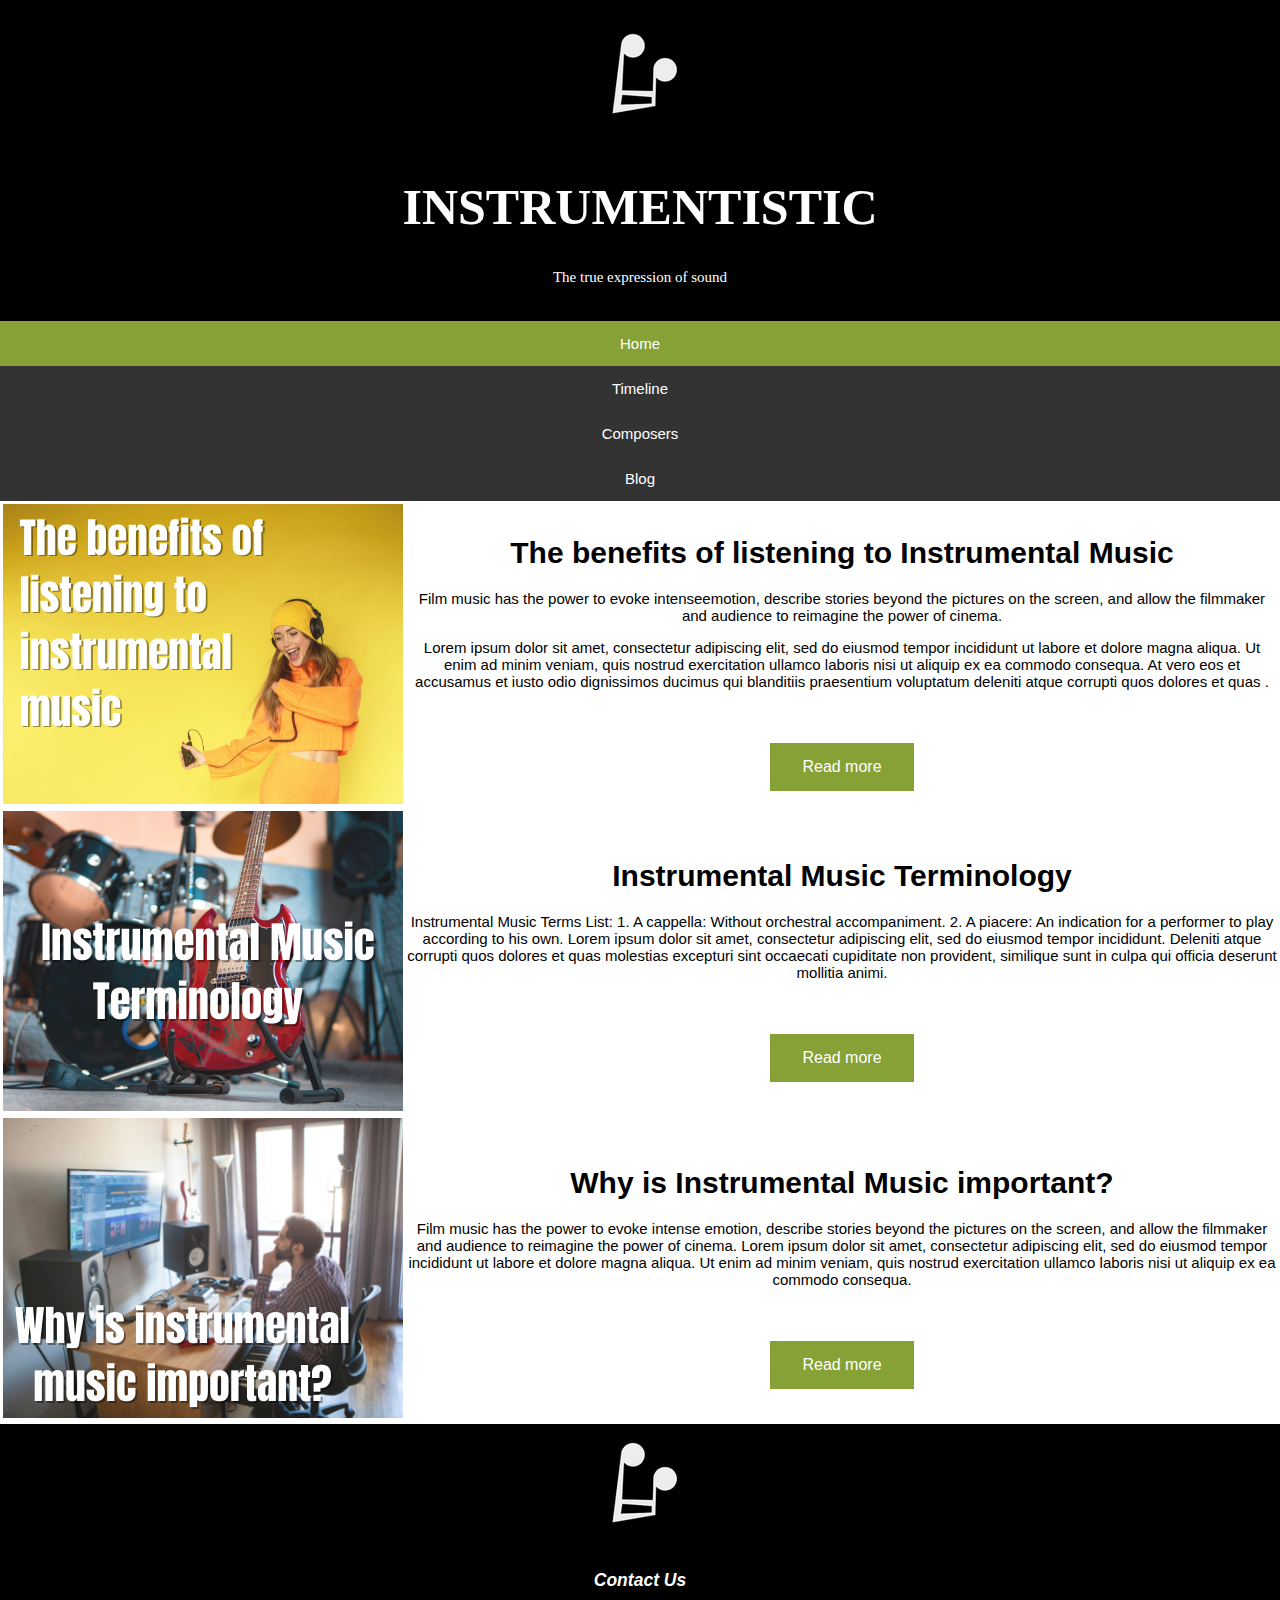
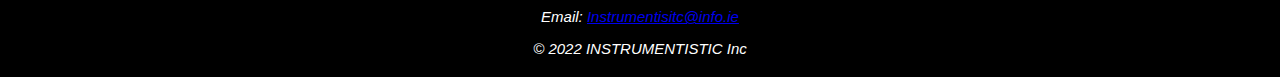
<file: Blog.html>
<!DOCTYPE html>
<html>
<head>

  <meta charset="UTF-8">
  <meta name="description" content="Instrumentisitc dedicated to educating people on instrumental music and showing apperication on the history of instrumental music in the film industry and the composers of 21st century">
  <meta name="keywords" content="Composers, Film Music, Scores, Instrumental">
  <meta name="author" content="Megan Sutherland">
  <meta name="viewport" content="width=device-width, initial-scale=1.0">

<title>Instrumentistic Blog</title>
<link href="css.css" rel="stylesheet" type="text/css"/>
<link rel="shortcut icon" href="logo.ico"</>
<a href="logo.ico" class="logo"></a>
<div class="header">
<img src= "sl.png" alt= "">
<h1>INSTRUMENTISTIC</h1>
<p>The true expression of sound</p>
</div>

<style>
.button {
  background-color: #86A135;
  border: none;
  color: white;
  padding: 15px 32px;
  text-align: center;
  text-decoration: none;
  display: inline-block;
  font-size: 16px;
  margin: 4px 2px;
  cursor: pointer;
}

</style>
</head>

<body>
<ul>
  <li><a class="active" href="index.html">Home</a></li>
  <li><a href="timeline.html">Timeline</a></li>
  <li><a href="Composers.html">Composers</a></li>
  <li><a href="blog.html">Blog</a></li>
</ul>

<table>
    <tr>
        <td><img src="b1.png"></td>
        <td><h1> The benefits of listening to Instrumental Music</h1> 
<p>Film music has the power to evoke intenseemotion, describe stories beyond the pictures on the screen, and allow the filmmaker and audience to reimagine the power of cinema.</p>
Lorem ipsum dolor sit amet, consectetur adipiscing elit, sed do eiusmod tempor
incididunt ut labore et dolore magna aliqua. Ut enim ad minim veniam, quis nostrud exercitation ullamco laboris nisi ut aliquip ex ea commodo consequa. At vero eos et accusamus et iusto odio dignissimos ducimus qui blanditiis praesentium voluptatum deleniti atque corrupti quos dolores et quas 
.</p> 
<br> 
<br> 
<a href="https://www.dana.org/grant/effects-of-instrumental-music-training-on-brain-and-cognitive-development-in-young-children-a-longitudinal-study/" class="button">Read more</a>
 </td>

    </tr>
 <tr>
        <td><img src="b2.png"></td>
        <td><h1>Instrumental Music Terminology</h1>
<p>Instrumental Music Terms List: 1. A cappella: Without orchestral accompaniment. 2. A piacere: An indication for a performer to play according to his own. Lorem ipsum dolor sit amet, consectetur adipiscing elit, sed do eiusmod tempor
incididunt. Deleniti atque corrupti quos dolores et quas molestias excepturi sint occaecati cupiditate non provident, similique sunt in culpa qui officia deserunt mollitia animi.</p>
<br> <br> <a href="https://www.classicfm.com/discover-music/musical-italian-terms/" class="button">Read more</a>
</td>
    </tr>
<tr>
        <td><img src="b3.png"></td>
        <td><h1>Why is Instrumental Music important?</h1>
<p>Film music has the power to evoke intense emotion, describe stories beyond the pictures on the screen, and allow the filmmaker and
audience to reimagine the power of cinema. Lorem ipsum dolor sit amet, consectetur adipiscing elit, sed do eiusmod tempor incididunt ut labore et dolore magna aliqua. Ut
enim ad minim veniam, quis nostrud exercitation ullamco laboris nisi ut aliquip ex ea commodo consequa.</p>
<br> <br> <a href="https://digitalcommons.library.umaine.edu/cgi/viewcontent.cgi?article=1022&context=honors#:~:text=Through%20the%20studying%20of%20instrumental,the%20longer%20they%20study%20music." class="button">Read more</a>
</td>
    </tr>
</table>

<footer>
          <div class="content">
            <img src="sl.png" >
    </div>
<div>
       <h3>Contact Us</h3>
       <label>Email:</label>
          <a href="mailto: insertemailhere@xyz.com?subject=Mail" target="_blank">Instrumentisitc@info.ie</a>
    </div>

<p>© 2022 INSTRUMENTISTIC Inc</p>
</footer>
</body>
</html>
</file>
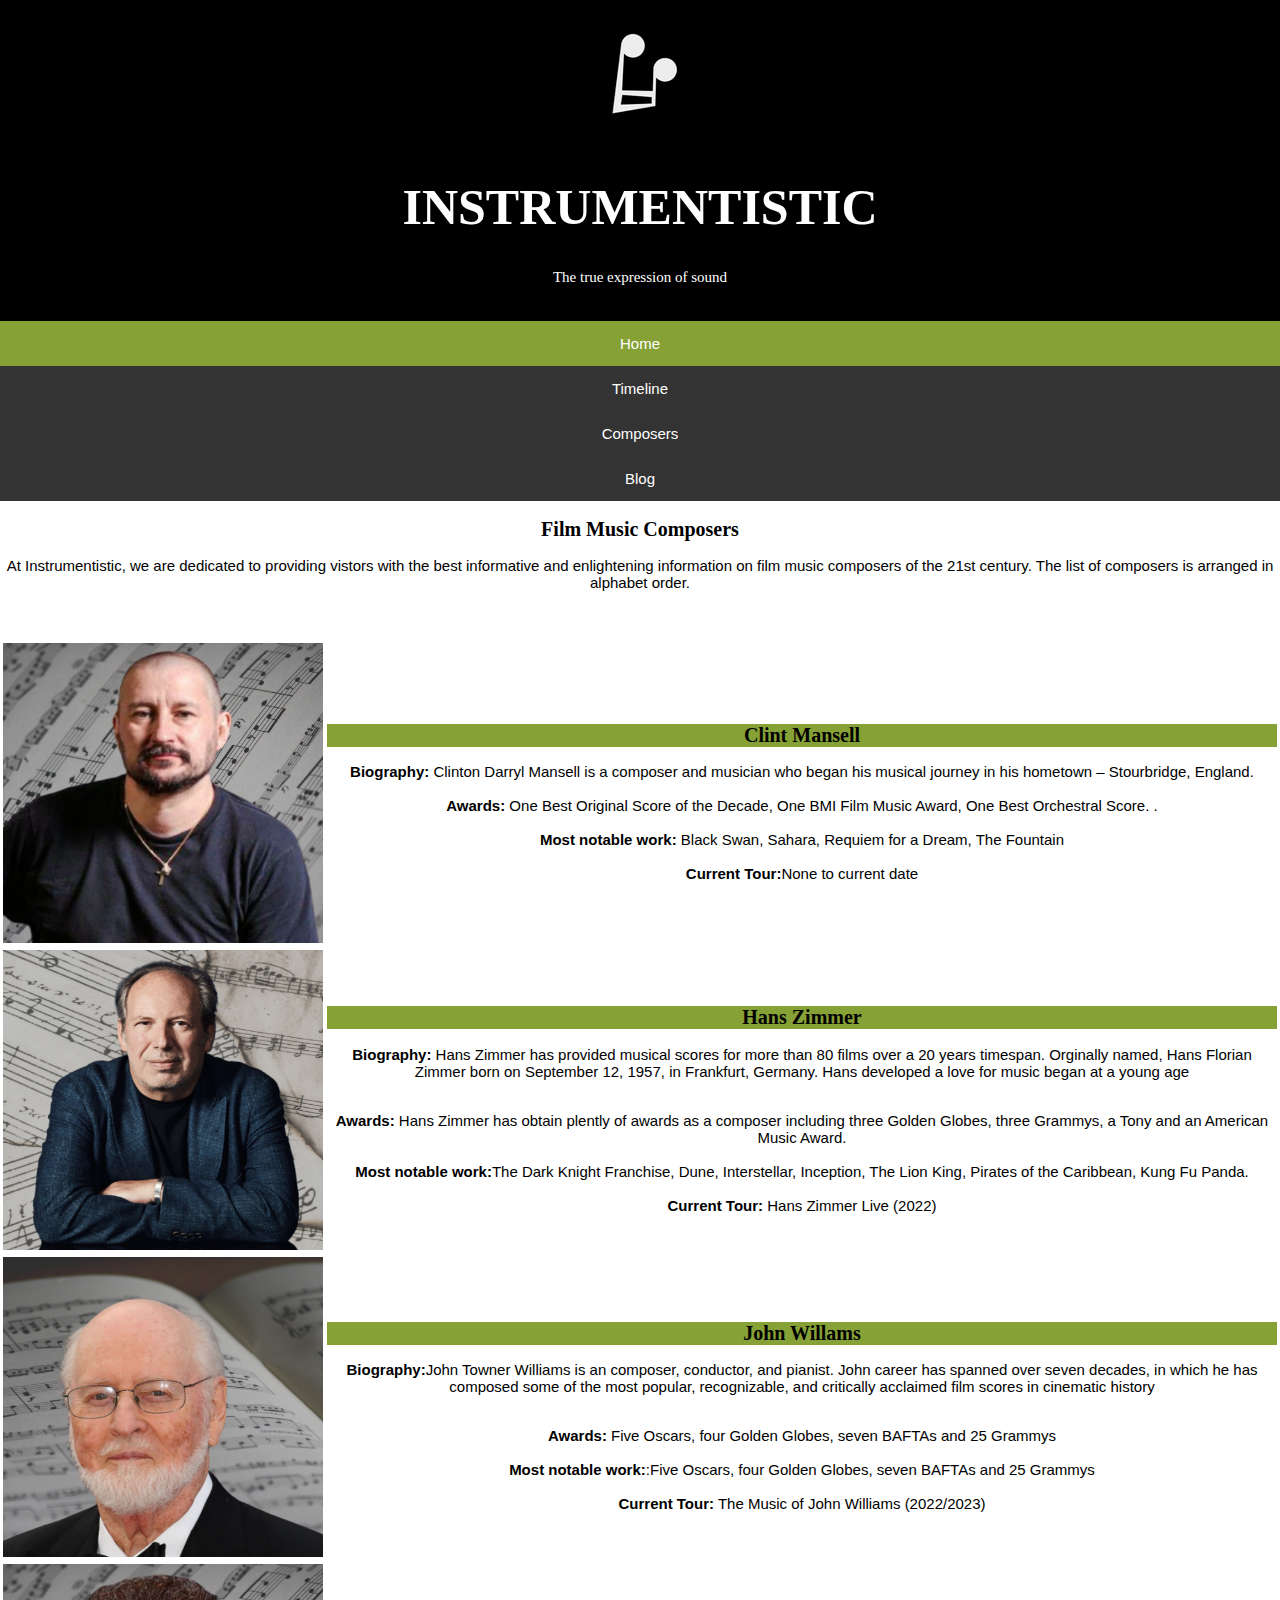
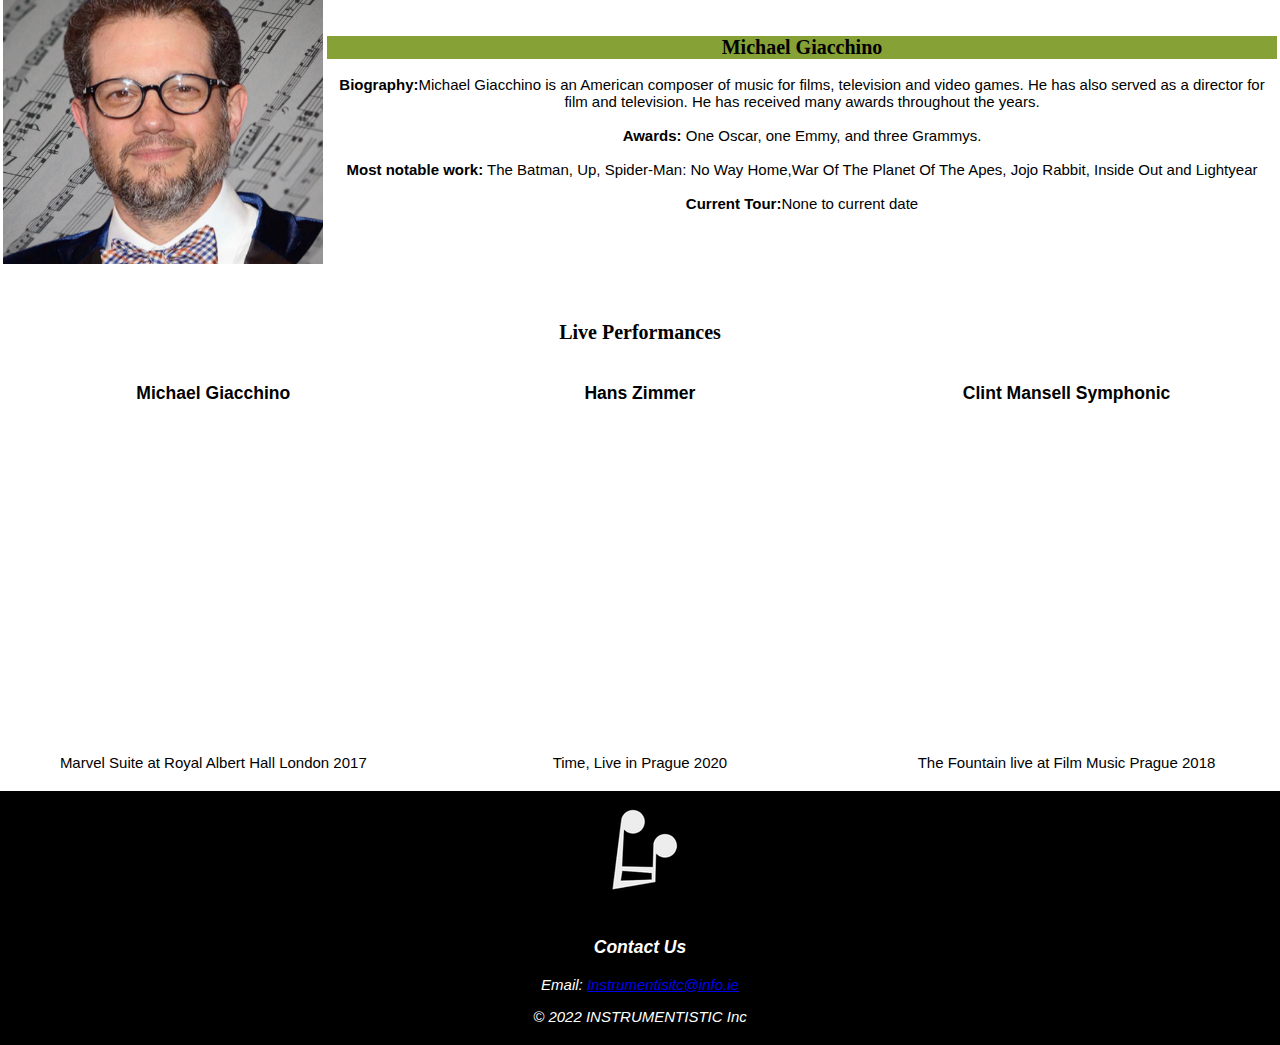
<file: Composers.html>
<!DOCTYPE html>
<html>
<head>
  <meta charset="UTF-8">
  <meta name="description" content="Instrumentisitc dedicated to educating people on instrumental music and showing apperication on the history of instrumental music in the film industry and the composers of 21st century">
  <meta name="keywords" content="Composers, Film Music, Scores, Instrumental">
  <meta name="author" content="Megan Sutherland">
  <meta name="viewport" content="width=device-width, initial-scale=1.0">

<title>Instrumentistic Composers</title>
<link href="css.css" rel="stylesheet" type="text/css"/>

<link rel="shortcut icon" href="logo.ico"</>
<a href="logo.ico" class="logo"></a>
<div class="header">
<img src= "sl.png" alt= "">
<h1>INSTRUMENTISTIC</h1>
<p>The true expression of sound</p>
</div>
<style>

* {
  box-sizing: border-box;
}

.column {
  float: left;
  width: 33.33%;
  padding: 5px;
}

.row::after {
  content: "";
  clear: both;
  display: table;
}

h2 {
  text-align: center;
  color: black;
  font-family: anton;
  font-size: 20px;
h3 {
  text-align: center;
  color: black;
  font-family: anton;
  font-size: 15px;

</style>


</head>
<body>
<ul>
  <li><a class="active" href="index.html">Home</a></li>
  <li><a href="timeline.html">Timeline</a></li>
  <li><a href="Composers.html">Composers</a></li>
  <li><a href="blog.html">Blog</a></li>
</ul>


<h2>Film Music Composers</h2>
<p> At Instrumentistic, we are dedicated to providing vistors with the best informative and enlightening information on film music composers of the 21st century. The list of composers is arranged in alphabet order.</p>


<table>
<tr>
        <td><img src='c4.png' width="320" height="300" alt=''></td>
        <td><h2 style="background-color:#86A135;">Clint Mansell</h2>
<b>Biography:</b> Clinton Darryl Mansell is a composer and musician who began his musical journey in his hometown – Stourbridge, England. 
<br><br><b>Awards:</b> One Best Original Score of the Decade, One BMI Film Music Award, One Best Orchestral Score. .
<br><br><b>Most notable work:</b> Black Swan, Sahara, Requiem for a Dream, The Fountain
<br><br><b>Current Tour:</b>None to current date
</td>
    </tr>
    <tr>
        <td><img src='c.png' width="320" height="300" alt=''></td>
        <td><h2 style="background-color:#86A135;">Hans Zimmer </h2>
<p><b>Biography:</b> Hans Zimmer has provided musical scores for more than 80 films over a 20 years timespan. Orginally named, Hans Florian Zimmer born on September 12, 1957, in Frankfurt, Germany. Hans developed a love for music began at a young age <br></p>
<br><b>Awards:</b> Hans Zimmer has obtain plently of awards as a composer including three Golden Globes, three Grammys, a Tony and an American Music Award.<br>
<br><b>Most notable work:</b>The Dark Knight Franchise, Dune, Interstellar, Inception, The Lion King, Pirates of the Caribbean, Kung Fu Panda.<br>
<br><b>Current Tour:</b> Hans Zimmer Live (2022)</td>
    </tr>
<br>
<br>
 <tr>
        <td><img src='c3.png' width="320" height="300" alt=''></td>
        <td><h2 style="background-color:#86A135;"> John Willams </h2>
<p><b>Biography:</b>John Towner Williams is an composer, conductor, and pianist. John career has spanned over seven decades, in which he has composed some of the most popular, recognizable, and critically acclaimed film scores in cinematic history</p>
<br><b>Awards:</b> Five Oscars, four Golden Globes, seven BAFTAs and 25 Grammys<br>
<br><b>Most notable work:</b>:Five Oscars, four Golden Globes, seven BAFTAs and 25 Grammys<br>
<br><b>Current Tour:</b>  The Music of John Williams (2022/2023)</td>
   
</tr>

<tr>
        <td><img src='c2.png' width="320" height="300" alt=''></td>
        <td><h2 style="background-color:#86A135;"> Michael Giacchino </h2>
<b>Biography:</b>Michael Giacchino is an American composer of music for films, television and video games. He has also served as a director for film and television. He has received many awards throughout the years. 
<br><br><b>Awards:</b> One Oscar, one Emmy, and three Grammys.
<br><br><b>Most notable work:</b> The Batman, Up, Spider-Man: No Way Home,War Of The Planet Of The Apes, Jojo Rabbit, Inside Out and Lightyear
<br><br><b>Current Tour:</b>None to current date
</td>
    </tr>

</table>
<br>
<br>

<h2>Live Performances </h2>

<div class="row">
  <div class="column">
<h3>Michael Giacchino</h3>
<iframe width="420" height="315" src="https://www.youtube.com/embed/v=qQZHq340aGM&ab_channel=SafaV4" frameborder="0" allowfullscreen></iframe> 
<p>Marvel Suite at Royal Albert Hall London 2017</p>
</div>


<div class="column">
<h3>Hans Zimmer</h3>
<iframe width="420" height="315" src="https://www.youtube.com/embed/v=va1oiojnGrA&ab_channel=DamienPetit" frameborder="0" allowfullscreen></iframe>
<p> Time, Live in Prague 2020 </p>
</div>


<div class="column">
<h3>Clint Mansell Symphonic</h3>

<iframe width="420" height="315" src="https://www.youtube.com/embed/v=04Fea6JVHo4&ab_channel=RDM_BCK" frameborder="0" allowfullscreen></iframe>
<p>The Fountain live at Film Music Prague 2018</p>
</div>
</div>



<footer>
<div class="content">
<img src="sl.png" >
</div>
<div>
<h3>Contact Us</h3>
<label>Email:</label>
<a href="mailto: insertemailhere@xyz.com?subject=Mail" target="_blank">Instrumentisitc@info.ie</a>
</div>
<p>© 2022 INSTRUMENTISTIC Inc</p>
</footer>


</body>
</html>
</file>
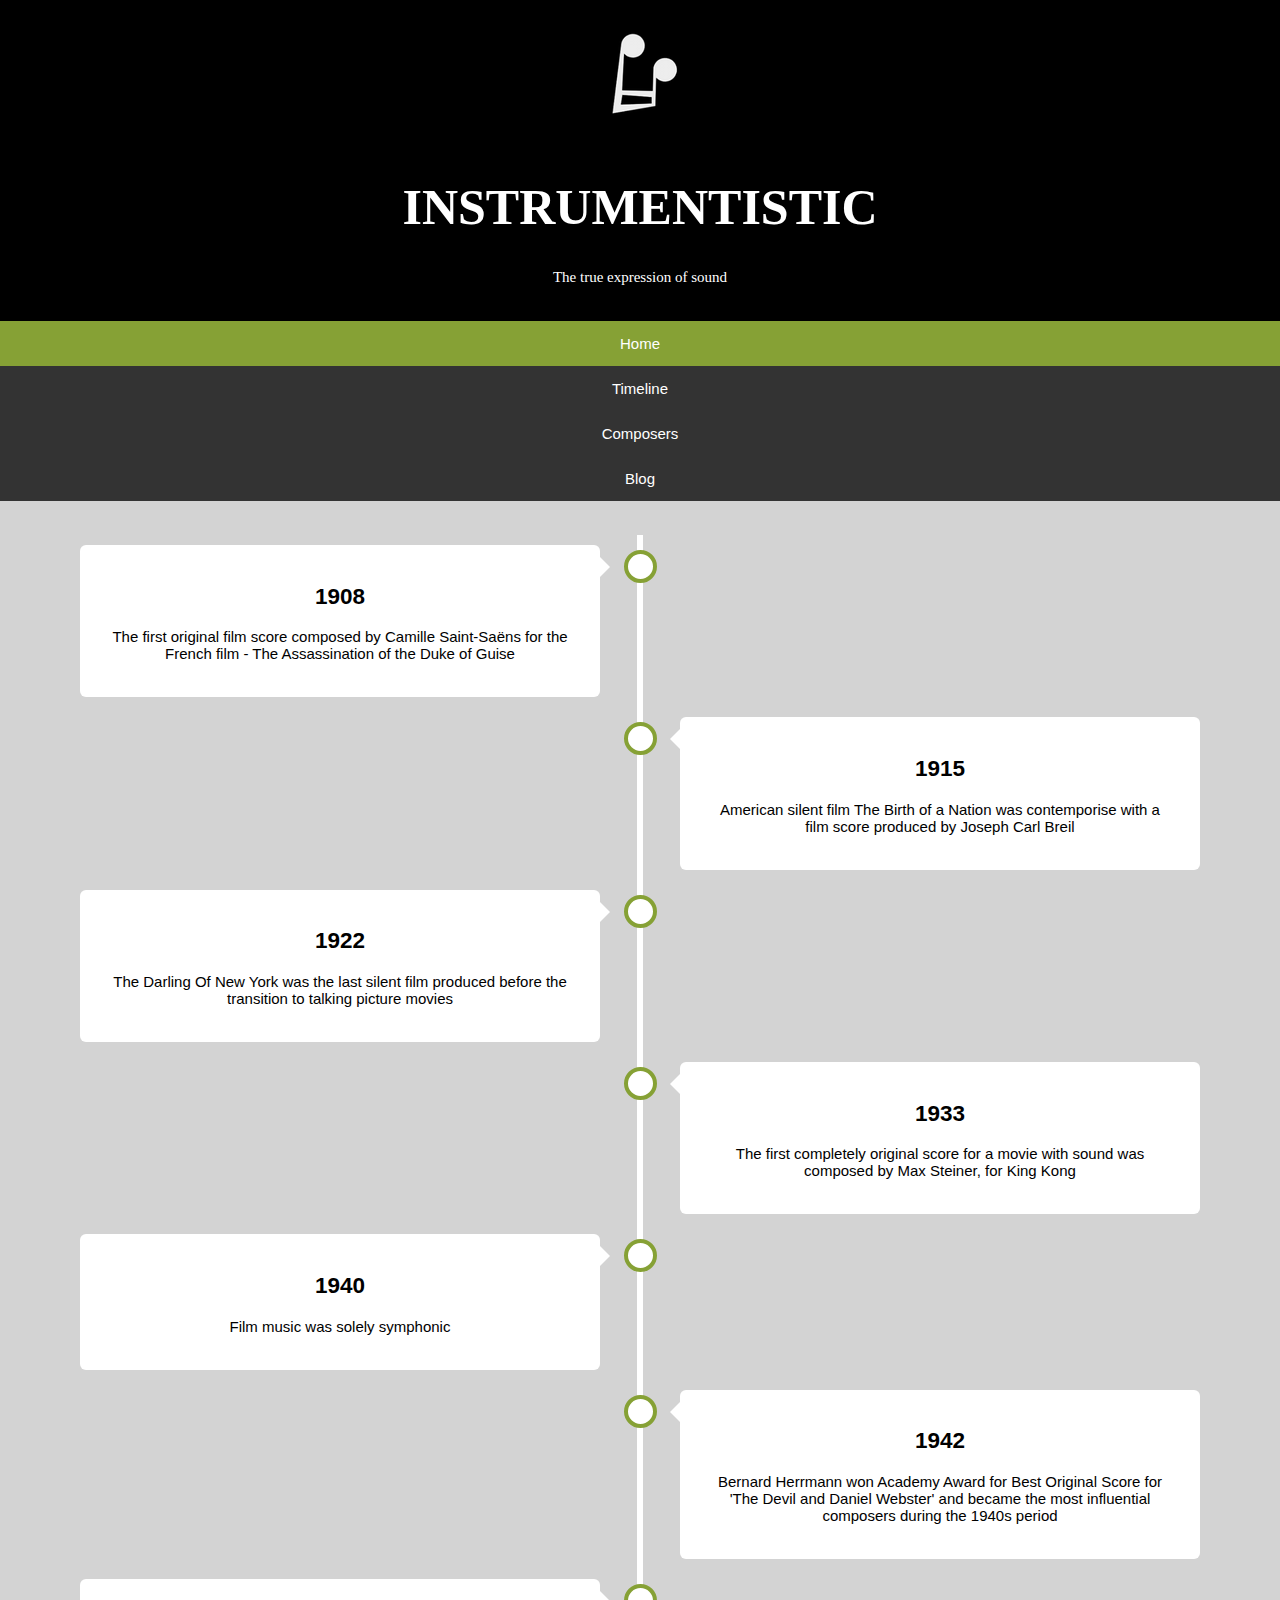
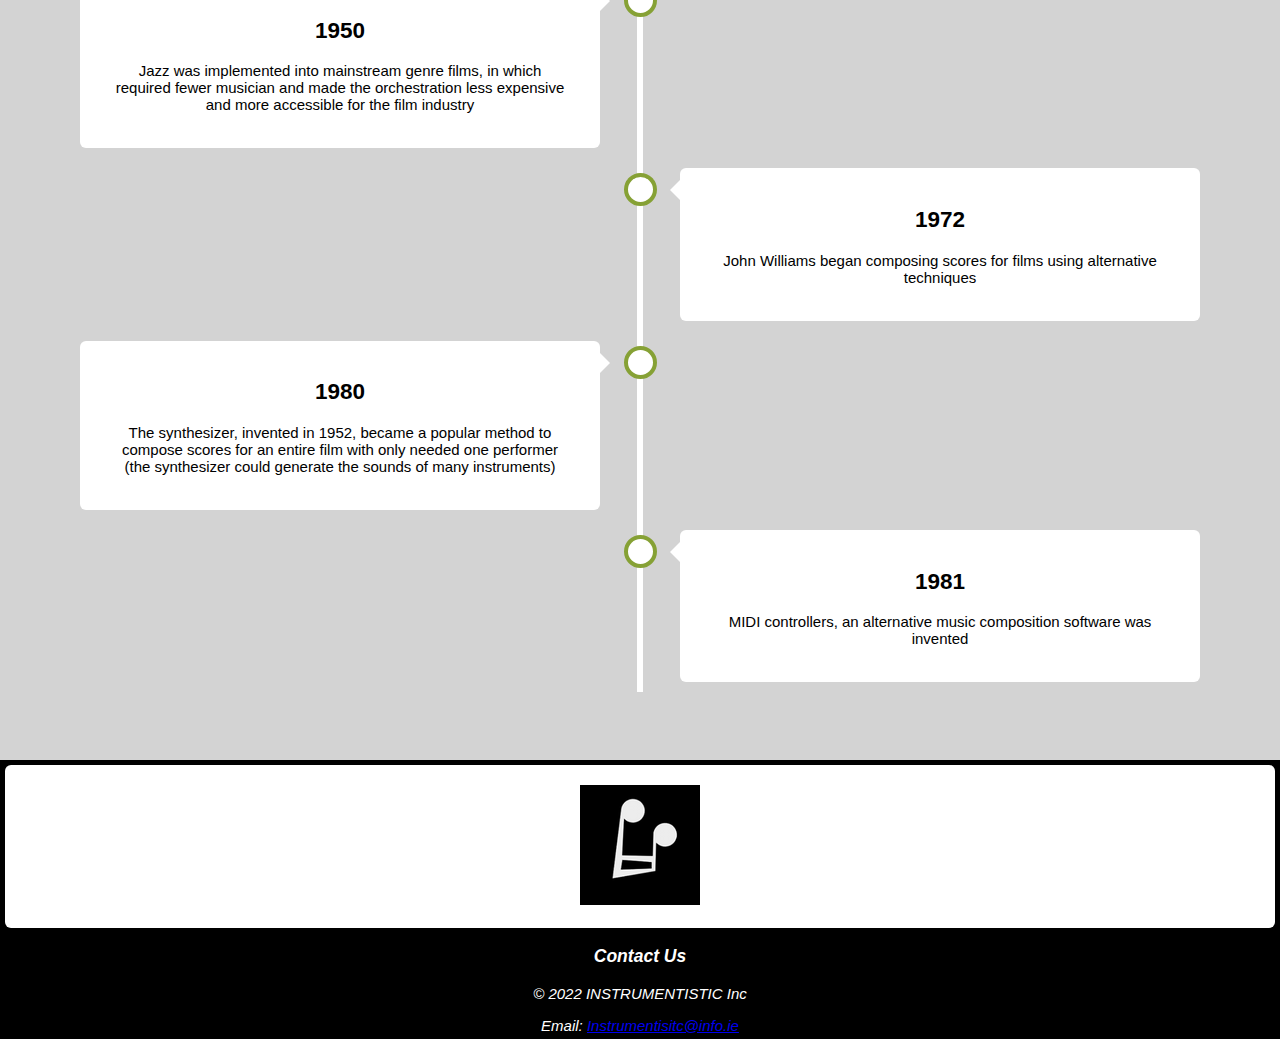
<file: Timeline.html>
<!DOCTYPE html>
<html>
<head>
  <meta charset="UTF-8">
  <meta name="description" content="Instrumentisitc dedicated to educating people on instrumental music and showing apperication on the history of instrumental music in the film industry and the composers of 21st century">
  <meta name="keywords" content="Composers, Film Music, Scores, Instrumental">
  <meta name="author" content="Megan Sutherland">
  <meta name="viewport" content="width=device-width, initial-scale=1.0">



<title>Instrumentistic Timeline</title>
<link href="css.css" rel="stylesheet" type="text/css"/>
<link rel="shortcut icon" href="logo.ico"</>
<a href="logo.ico" class="logo"></a>
<div class="header">
<img src= "sl.png" alt= "">
<h1>INSTRUMENTISTIC</h1>
<p>The true expression of sound</p>
</div>



<style>

* {
  box-sizing: border-box;
}

body {
  background-color: #D3D3D3;
  font-family: arial;
}
.timeline {
  position: relative;
  max-width: 1200px;
  margin: 0 auto;
}

.timeline::after {
  content: '';
  position: absolute;
  width: 6px;
  background-color: white;
  top: 0;
  bottom: 0;
  left: 50%;
  margin-left: -3px;
}

.container {
  padding: 10px 40px;
  position: relative;
  background-color: inherit;
  width: 50%;
}

.container::after {
  content: '';
  position: absolute;
  width: 25px;
  height: 25px;
  right: -17px;
  background-color: white;
  border: 4px solid #86A135;
  top: 15px;
  border-radius: 50%;
  z-index: 1;
}

.left {
  left: 0;
}

.right {
  left: 50%;
}

.left::before {
  content: " ";
  height: 0;
  position: absolute;
  top: 22px;
  width: 0;
  z-index: 1;
  right: 30px;
  border: medium solid white;
  border-width: 10px 0 10px 10px;
  border-color: transparent transparent transparent white;
}

.right::before {
  content: " ";
  height: 0;
  position: absolute;
  top: 22px;
  width: 0;
  z-index: 1;
  left: 30px;
  border: medium solid white;
  border-width: 10px 10px 10px 0;
  border-color: transparent white transparent transparent;
}

.right::after {
  left: -16px;
}

.content {
  padding: 20px 30px;
  background-color: white;
  position: relative;
  border-radius: 6px;
}

@media screen and (max-width: 600px) {
  /* each timelime box go on the left and right */
  .timeline::after {
  left: 31px;
  }
  
  .container {
  width: 100%;
  padding-left: 70px;
  padding-right: 25px;
  }
  
  .container::before {
  left: 60px;
  border: medium solid white;
  border-width: 10px 10px 10px 0;
  border-color: transparent white transparent transparent;
  }

  .left::after, .right::after {
  left: 15px;
  }
  
  .right {
  left: 0%;
  }
}

</style>
</head>
<body>
<ul>
  <li><a class="active" href="index.html">Home</a></li>
  <li><a href="timeline.html">Timeline</a></li>
  <li><a href="Composers.html">Composers</a></li>
  <li><a href="blog.html">Blog</a></li>
</ul>
<br>
<br>
<div class="timeline">
  <div class="container left">
    <div class="content">
      <h2>1908</h2>
      <p>The first original film score composed by Camille Saint-Saëns for the French film - The Assassination of the Duke of Guise</p>
    </div>
  </div>
  <div class="container right">
    <div class="content">
      <h2>1915</h2>
      <p>American silent film The Birth of a Nation was  contemporise with a film score produced by Joseph Carl Breil</p>
    </div>
  </div>
  <div class="container left">
    <div class="content">
      <h2>1922</h2>
      <p>The Darling Of New York was the last silent film produced before the transition to talking picture movies   </p>
    </div>
  </div>
  <div class="container right">
    <div class="content">
      <h2>1933</h2>
      <p>The first completely original score for a movie with sound was composed by Max Steiner, for King Kong</p>
    </div>
  </div>
  <div class="container left">
    <div class="content">
      <h2>1940</h2>
      <p>Film music was solely symphonic</p>
    </div>
  </div>
  <div class="container right">
    <div class="content">
      <h2>1942</h2>
      <p>Bernard Herrmann won Academy Award for Best Original Score for 'The Devil and Daniel Webster' and became the most influential composers during the 1940s period</p>
        </div>
  </div>
  <div class="container left">
    <div class="content">
      <h2>1950</h2>
      <p>Jazz was implemented into mainstream genre films, in which required fewer musician and made the orchestration less expensive and more accessible for the film industry</p>
    </div>
  </div>
    <div class="container right">
    <div class="content">
      <h2>1972</h2>
      <p>John Williams began composing scores for films using alternative techniques</p>
        </div>
  </div>
  <div class="container left">
    <div class="content">
      <h2>1980</h2>
      <p>The synthesizer, invented in 1952, became a popular method to compose scores for an entire film with only needed one performer  (the synthesizer could generate the sounds of many instruments)</p>
    </div>
  </div>
<div class="container right">
    <div class="content">
      <h2>1981</h2>
      <p>MIDI controllers, an alternative music composition software was invented</p>
        </div>
  </div>
</div>
  </div>

<br>
<br>
<br>
<br>
<footer>
  <div class="content">
  <img src="sl.png" >

    </div>
      <div>
       <h3>Contact Us</h3>
	<p>© 2022 INSTRUMENTISTIC Inc</p>
       <label>Email:</label>
          <a href="mailto: insertemailhere@xyz.com?subject=Mail" target="_blank">Instrumentisitc@info.ie</a>
    </div>

</footer>




</body>
</html>
</file>
<file: css.css>
<style>
* {
  box-sizing: border-box;
}


/* body comes before header to work in stylesheet */

body {
  text-align: center;
  font-family: Arial;
  font-size: 15px;
  color: black;
  margin: 0;
}



ul {
  list-style-type: none;
  margin: 0;
  padding: 0;
  overflow: hidden;
  background-color: #333333;
}

li {
  float: center;
}

li a {
  display: block;
  color: white;
  text-align: center;
  padding: 14px 16px;
  text-decoration: none;
}

li a:hover:not(.active) {
  background-color: #111111;
}

.active {
  background-color: #86A135;
}
footer {
  text-align: center;
  font-style: italic;
  padding: 5px;
  background-color: #000000;
  color: white;
}


/* Header with black background keep*/
.header {
margin: 0;
}
/* to make header text anton/white keep */
.header {
  padding: 20px;
  text-align: centre;
  background: #000000;
  text-align: center;
  font-family: Anton;
  color: white;
}

.header h1 {
  font-size: 50px;
ul {
  list-style-type: none;
  margin: 0;
  padding: 0;
  overflow: hidden;
  background-color: #333333;
}


* {
  box-sizing: border-box;
}

.container {
  position: relative;
  text-align: center;
  color: white;
}
.centered {
  position: absolute;
  top: 50%;
  left: 50%;
  transform: translate(-50%, -50%);
}
.column {
  float: left;
  width: 33.33%;
  padding: 10px;
  height: 300px; 
}

.row:after {
  content: "";
  display: table;
  clear: both;
}
.button {
  background-color: #86A135;
  border: none;
  color: white;
  padding: 15px 32px;
  text-align: center;
  text-decoration: none;
  display: inline-block;
  font-size: 16px;
  margin: 4px 2px;
  cursor: pointer;
}
/* logo in footer */
.content img {
 background-color: #000000;
 height:50px;
    width: 50px;
    float:center;
}


* {
  box-sizing: border-box;
}

.column {
  float: left;
  width: 33.33%;
  padding: 5px;
}

.row::after {
  content: "";
  clear: both;
  display: table;
}
* {
  box-sizing: border-box;
}

.column {
  float: left;
  width: 33.33%;
  padding: 5px;
}

.row::after {
  content: "";
  clear: both;
  display: table;
}


</style>
</file>
